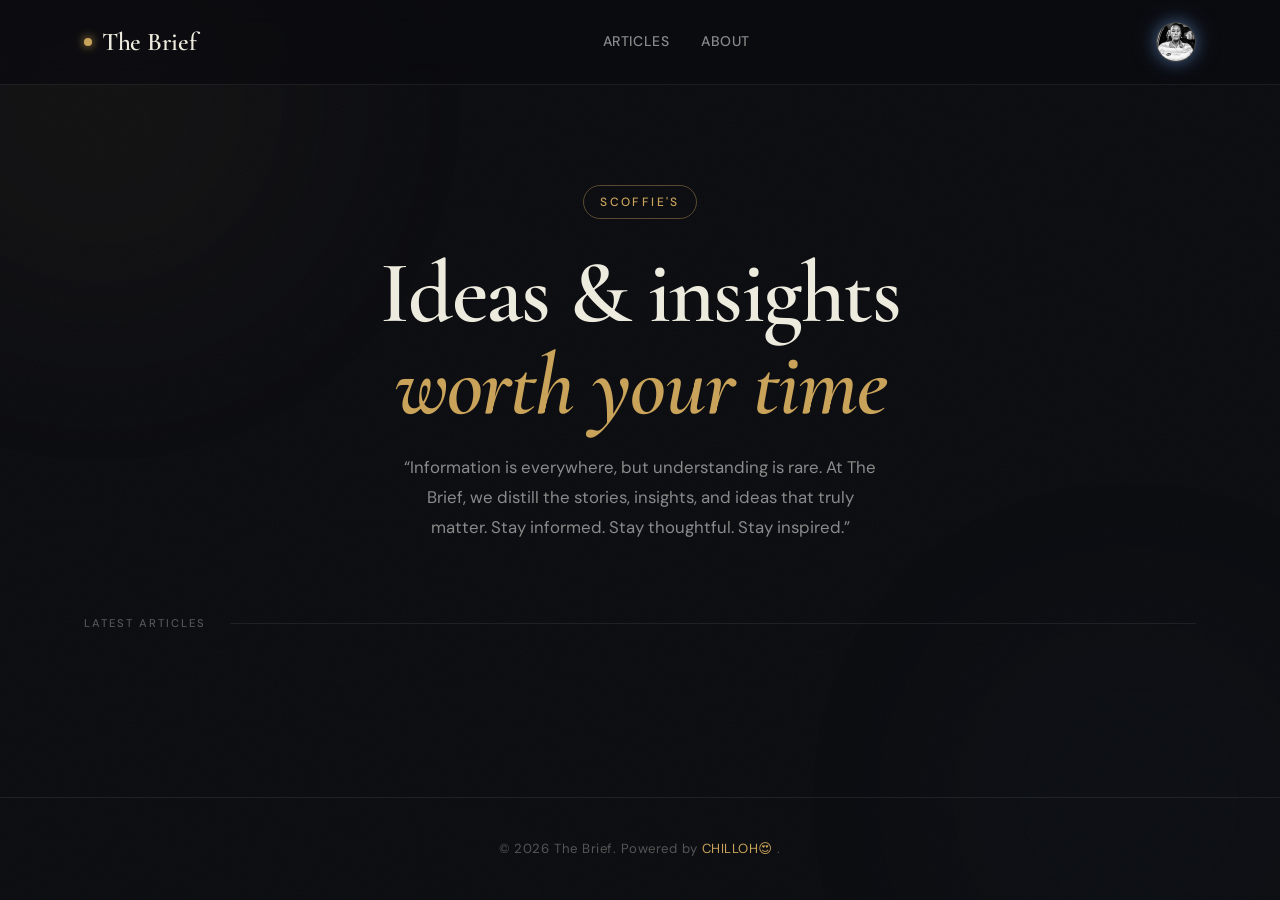
<file: index.html>
<!DOCTYPE html>
<html lang="en">
<head>
  <meta charset="UTF-8" />
  <meta name="viewport" content="width=device-width, initial-scale=1.0" />

  <!-- Primary SEO -->
  <title>The Brief — Ideas Worth Reading</title>
  <meta name="description" content="A modern blog publishing platform powered by n8n workflows and Supabase. Curated insights, delivered automatically." />

  <!-- OpenGraph -->
  <meta property="og:type" content="website" />
  <meta property="og:title" content="The Brief — Ideas Worth Reading" />
  <meta property="og:description" content="A modern blog publishing platform powered by n8n workflows and Supabase." />
  <meta property="og:image" content="/og-default.jpg" />
  <meta property="og:url" content="https://yourdomain.com/" />

  <!-- Twitter / X -->
  <meta name="twitter:card" content="summary_large_image" />
  <meta name="twitter:title" content="The Brief — Ideas Worth Reading" />
  <meta name="twitter:description" content="Curated insights, delivered automatically." />

  <!-- Canonical -->
  <link rel="canonical" href="https://yourdomain.com/" />

  <!-- Styles -->
  <link rel="stylesheet" href="styles.css" />

  <!-- Fonts -->
  <link rel="preconnect" href="https://fonts.googleapis.com" />
  <link rel="preconnect" href="https://fonts.gstatic.com" crossorigin />
</head>

<body>

  <!-- Ambient background blobs -->
  <div class="bg-blobs" aria-hidden="true">
    <div class="blob blob-1"></div>
    <div class="blob blob-2"></div>
  </div>

  <div class="page-wrapper">

    <!-- ── Header ──────────────────────────────────────────── -->
    <header class="site-header" role="banner">
      <div class="container header-inner">

        <!-- Left: Brand -->
        <a href="/" class="site-logo">
          <span class="logo-dot"></span>
          <span class="logo-text">The Brief</span>
        </a>
        <!-- Center: Navigation -->
        <nav class="site-nav" aria-label="Primary navigation">
          <a href="/">Articles</a>
          <a href="about.html">About</a>
        </nav>

        <!-- Right: Icon Logo Dot -->
        <img 
          src="icon.png" 
          alt="Brand Icon"
          class="header-icon-dot"
          width="32"
          height="32"
        />

      </div>
    </header>

    <!-- ── Main Content ────────────────────────────────────── -->
    <main id="main-content">

      <!-- Hero -->
      <section class="hero" aria-labelledby="hero-heading">
        <div class="container">
          <span class="hero-eyebrow">scoffie's</span>
          <h1 id="hero-heading" class="hero-title">
            Ideas &amp; insights<br><em>worth your time</em>
          </h1>
          <p class="hero-sub">
            “Information is everywhere, but understanding is rare.
            At The Brief, we distill the stories, insights, and ideas that truly matter.
            Stay informed. Stay thoughtful. Stay inspired.”
          </p>
        </div>
      </section>

      <!-- Posts Section -->
      <section class="posts-section" aria-labelledby="posts-heading">
        <div class="container">

          <p class="section-label" id="posts-heading">
            Latest Articles
            <span id="post-count" aria-live="polite"></span>
          </p>

          <!-- Loading -->
          <div
            id="skeleton-container"
            class="skeleton-grid"
            aria-busy="true"
            aria-label="Loading articles"
            role="status"
          ></div>

          <!-- Posts -->
          <div
            id="posts-grid"
            class="posts-grid"
            hidden
            aria-label="Published articles"
          ></div>

          <!-- Error -->
          <div id="error-state" class="error-state" hidden role="alert">
            <div class="error-icon">⚠️</div>
            <h3>Something went wrong</h3>
            <p>Could not load articles at this time.</p>
          </div>

          <!-- Empty -->
          <div id="empty-state" class="empty-state" hidden>
            <h3>Nothing here yet</h3>
            <p>New articles are published automatically — check back soon.</p>
          </div>

        </div>
      </section>

    </main>

    <!-- ── Footer ──────────────────────────────────────────── -->
    <footer class="site-footer" role="contentinfo">
      <div class="container">
        <p>
          © <span id="footer-year"></span> The Brief.
          Powered by 
          <a href="https://chilloh-w8ve.vercel.app/" target="_blank" rel="noopener">
            CHILLOH😍
          </a>.
        </p>
      </div>
    </footer>

  </div>

  <!-- Footer Year Script -->
  <script>
    document.getElementById('footer-year').textContent = new Date().getFullYear();
  </script>

  <!-- Main JS -->
  <script type="module" src="main.js"></script>

</body>
</html>
</file>
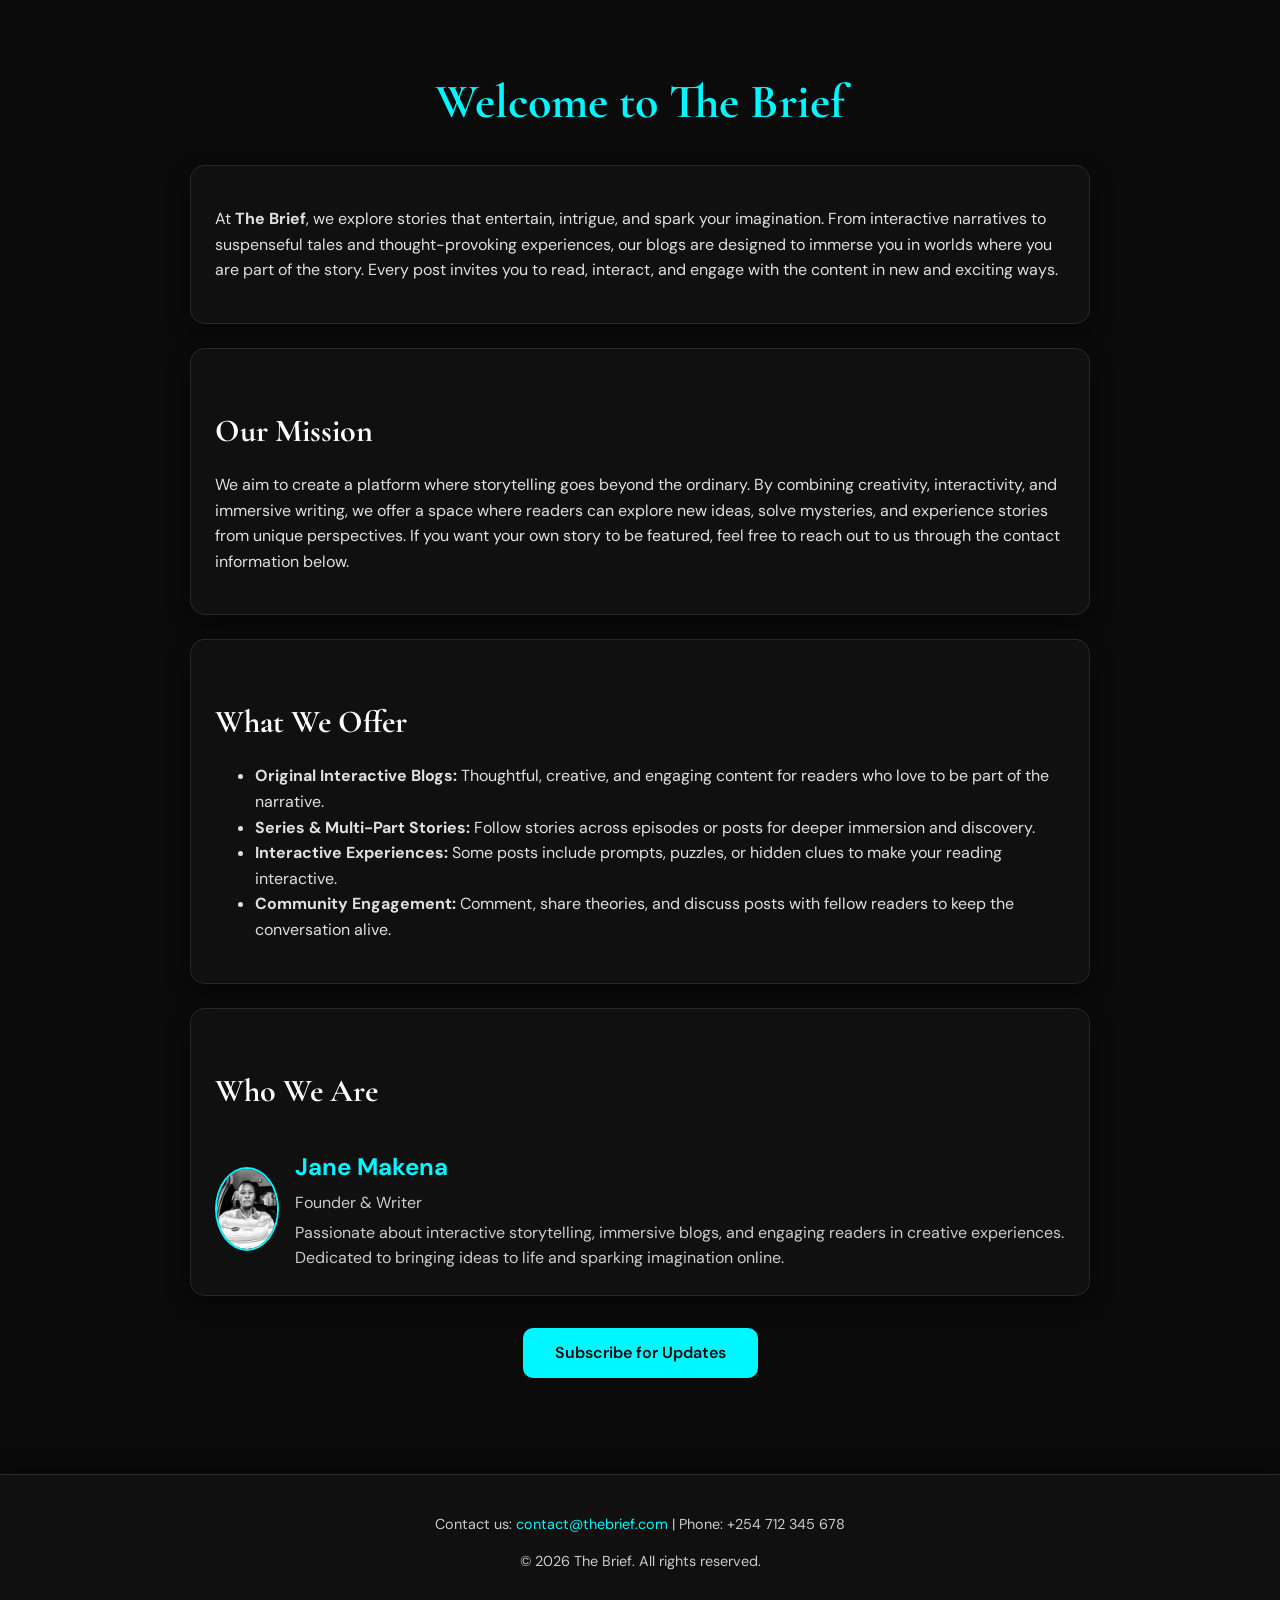
<file: about.html>
<!DOCTYPE html>
<html lang="en">
<head>
  <meta charset="UTF-8">
  <meta name="viewport" content="width=device-width, initial-scale=1.0">
  <title>About | The Brief</title>
  <link href="https://fonts.googleapis.com/css2?family=Cormorant+Garamond:wght@400;600&family=DM+Sans:wght@300;400;500&display=swap" rel="stylesheet">
  <style>
    /* Base Styles */
    body {
      margin: 0;
      font-family: 'DM Sans', sans-serif;
      background: #0b0b0b;
      color: #e0e0e0;
      line-height: 1.6;
    }

    a {
      color: #00f7ff;
      text-decoration: none;
    }

    a:hover {
      text-decoration: underline;
    }

    /* Container */
    .container {
      max-width: 900px;
      margin: 0 auto;
      padding: 2rem 1rem;
    }

    /* Headline */
    h1 {
      font-family: 'Cormorant Garamond', serif;
      font-size: 3rem;
      text-align: center;
      color: #00f7ff;
      margin-bottom: 1.5rem;
    }

    /* Section Titles */
    h2 {
      font-family: 'Cormorant Garamond', serif;
      font-size: 2rem;
      margin-top: 2rem;
      margin-bottom: 1rem;
      color: #ffffff;
    }

    /* Glassmorphic Panels */
    .panel {
      background: rgba(20, 20, 20, 0.6);
      backdrop-filter: blur(10px);
      border: 1px solid rgba(255,255,255,0.1);
      border-radius: 15px;
      padding: 1.5rem;
      margin-bottom: 1.5rem;
      box-shadow: 0 8px 20px rgba(0,0,0,0.5);
    }

    /* Author Section */
    .author {
      display: flex;
      align-items: center;
      gap: 1rem;
      margin-top: 2rem;
    }

    .author img {
      width: 80px;
      height: 80px;
      border-radius: 50%;
      object-fit: cover;
      border: 2px solid #00f7ff;
    }

    .author-info h3 {
      margin: 0;
      font-size: 1.5rem;
      color: #00f7ff;
    }

    .author-info p {
      margin: 0.25rem 0 0;
      font-size: 1rem;
      color: #ccc;
    }

    /* CTA Button */
    .cta {
      display: block;
      text-align: center;
      margin: 2rem 0;
    }

    .cta a {
      display: inline-block;
      background: #00f7ff;
      color: #0b0b0b;
      padding: 0.75rem 2rem;
      font-weight: 600;
      border-radius: 10px;
      transition: all 0.3s ease;
    }

    .cta a:hover {
      background: #00d1ff;
    }

    /* Footer */
    footer {
      background: rgba(20, 20, 20, 0.6);
      backdrop-filter: blur(10px);
      border-top: 1px solid rgba(255,255,255,0.1);
      padding: 1.5rem;
      margin-top: 2rem;
      text-align: center;
      color: #ccc;
      font-size: 0.9rem;
      box-shadow: 0 -4px 15px rgba(0,0,0,0.5);
    }

    footer a {
      color: #00f7ff;
    }

    /* Responsive */
    @media (max-width: 600px) {
      h1 { font-size: 2.2rem; }
      h2 { font-size: 1.5rem; }
      .author { flex-direction: column; align-items: flex-start; }
      .author img { margin-bottom: 0.5rem; }
    }
  </style>
</head>
<body>

  <div class="container">
    <h1>Welcome to The Brief</h1>

    <div class="panel">
      <p>At <strong>The Brief</strong>, we explore stories that entertain, intrigue, and spark your imagination. From interactive narratives to suspenseful tales and thought-provoking experiences, our blogs are designed to immerse you in worlds where you are part of the story. Every post invites you to read, interact, and engage with the content in new and exciting ways.</p>
    </div>

    <div class="panel">
      <h2>Our Mission</h2>
      <p>We aim to create a platform where storytelling goes beyond the ordinary. By combining creativity, interactivity, and immersive writing, we offer a space where readers can explore new ideas, solve mysteries, and experience stories from unique perspectives. If you want your own story to be featured, feel free to reach out to us through the contact information below.</p>
    </div>

    <div class="panel">
      <h2>What We Offer</h2>
      <ul>
        <li><strong>Original Interactive Blogs:</strong> Thoughtful, creative, and engaging content for readers who love to be part of the narrative.</li>
        <li><strong>Series & Multi-Part Stories:</strong> Follow stories across episodes or posts for deeper immersion and discovery.</li>
        <li><strong>Interactive Experiences:</strong> Some posts include prompts, puzzles, or hidden clues to make your reading interactive.</li>
        <li><strong>Community Engagement:</strong> Comment, share theories, and discuss posts with fellow readers to keep the conversation alive.</li>
      </ul>
    </div>

    <div class="panel">
      <h2>Who We Are</h2>
      <div class="author">
        <!-- Use your local image -->
        <img src="icon.png" alt="Author">
        <div class="author-info">
          <h3>Jane Makena</h3>
          <p>Founder & Writer</p>
          <p>Passionate about interactive storytelling, immersive blogs, and engaging readers in creative experiences. Dedicated to bringing ideas to life and sparking imagination online.</p>
        </div>
      </div>
    </div>

    <div class="cta">
      <a href="/subscribe">Subscribe for Updates</a>
    </div>
  </div>

  <footer>
    <p>Contact us: <a href="mailto:contact@thebrief.com">contact@thebrief.com</a> | Phone: +254 712 345 678</p>
    <p>&copy; 2026 The Brief. All rights reserved.</p>
  </footer>

</body>
</html>
</file>
<file: styles.css>
/* ============================================================
   styles.css — Blog Design System
   Dark mode · Glassmorphism · Editorial typography
   ============================================================ */

/* ── Google Fonts ─────────────────────────────────────────── */
@import url('https://fonts.googleapis.com/css2?family=Cormorant+Garamond:ital,wght@0,400;0,600;1,400&family=DM+Sans:wght@300;400;500&display=swap');

/* ── CSS Custom Properties ────────────────────────────────── */
:root {
  --bg-base:        #0a0b0f;
  --bg-surface:     #111318;
  --bg-glass:       rgba(255, 255, 255, 0.04);
  --bg-glass-hover: rgba(255, 255, 255, 0.07);
  --border-glass:   rgba(255, 255, 255, 0.08);
  --border-accent:  rgba(202, 163, 94, 0.4);

  --text-primary:   #edeade;
  --text-secondary: #8a8a8a;
  --text-muted:     #555;

  --accent:         #c9a35a;
  --accent-dim:     rgba(201, 163, 90, 0.15);
  --accent-glow:    rgba(201, 163, 90, 0.25);

  --font-display: 'Cormorant Garamond', Georgia, serif;
  --font-body:    'DM Sans', system-ui, sans-serif;

  --radius-sm:  6px;
  --radius-md:  12px;
  --radius-lg:  20px;

  --shadow-card: 0 4px 32px rgba(0,0,0,0.5), 0 1px 0 rgba(255,255,255,0.05) inset;
  --shadow-glow: 0 0 60px rgba(201,163,90,0.12);

  --transition: 0.3s cubic-bezier(0.4, 0, 0.2, 1);

  --max-width:  1160px;
  --gap:        28px;
}

/* ── Reset ────────────────────────────────────────────────── */
*, *::before, *::after { box-sizing: border-box; margin: 0; padding: 0; }

html { scroll-behavior: smooth; }

body {
  background-color: var(--bg-base);
  color: var(--text-primary);
  font-family: var(--font-body);
  font-size: 16px;
  line-height: 1.7;
  -webkit-font-smoothing: antialiased;
  min-height: 100vh;
  /* subtle grain overlay */
  background-image: url("data:image/svg+xml,%3Csvg xmlns='http://www.w3.org/2000/svg' width='300' height='300'%3E%3Cfilter id='n'%3E%3CfeTurbulence type='fractalNoise' baseFrequency='0.75' numOctaves='4' stitchTiles='stitch'/%3E%3C/filter%3E%3Crect width='300' height='300' filter='url(%23n)' opacity='0.03'/%3E%3C/svg%3E");
}

a { color: inherit; text-decoration: none; }

img { display: block; max-width: 100%; }

/* ── Layout helpers ───────────────────────────────────────── */
.container {
  width: 100%;
  max-width: var(--max-width);
  margin-inline: auto;
  padding-inline: 24px;
}

/* ── Background aurora blobs ─────────────────────────────── */
.bg-blobs {
  position: fixed;
  inset: 0;
  pointer-events: none;
  z-index: 0;
  overflow: hidden;
}

.blob {
  position: absolute;
  border-radius: 50%;
  filter: blur(120px);
  opacity: 0.08;
}

.blob-1 {
  width: 600px; height: 600px;
  background: radial-gradient(circle, #c9a35a, transparent 70%);
  top: -200px; left: -200px;
  animation: drift 20s ease-in-out infinite alternate;
}

.blob-2 {
  width: 500px; height: 500px;
  background: radial-gradient(circle, #3a6b8a, transparent 70%);
  bottom: -150px; right: -100px;
  animation: drift 25s ease-in-out infinite alternate-reverse;
}

@keyframes drift {
  from { transform: translate(0, 0) scale(1); }
  to   { transform: translate(60px, 40px) scale(1.1); }
}

/* ── Page wrapper (above blobs) ─────────────────────────── */
.page-wrapper {
  position: relative;
  z-index: 1;
  min-height: 100vh;
  display: flex;
  flex-direction: column;
}

/* ── Site Header ─────────────────────────────────────────── */
.site-header {
  padding: 20px 0;
  border-bottom: 1px solid var(--border-glass);
  backdrop-filter: blur(12px);
  position: sticky;
  top: 0;
  z-index: 100;
  background: rgba(10, 11, 15, 0.7);
}

.site-header .container {
  display: flex;
  align-items: center;
  justify-content: space-between;
  gap: 20px;
}

.site-logo {
  font-family: var(--font-display);
  font-size: 1.6rem;
  font-weight: 600;
  letter-spacing: -0.01em;
  color: var(--text-primary);
  display: flex;
  align-items: center;
  gap: 10px;
}

.logo-dot {
  width: 8px; height: 8px;
  border-radius: 50%;
  background: var(--accent);
  box-shadow: 0 0 10px var(--accent);
  flex-shrink: 0;
}

.site-nav {
  display: flex;
  gap: 32px;
  font-size: 0.875rem;
  font-weight: 500;
  letter-spacing: 0.04em;
  text-transform: uppercase;
  color: var(--text-secondary);
}

.site-nav a:hover { color: var(--text-primary); }

/* ── Hero section ────────────────────────────────────────── */
.hero {
  padding: 100px 0 72px;
  text-align: center;
}

.hero-eyebrow {
  display: inline-block;
  font-size: 0.75rem;
  font-weight: 500;
  letter-spacing: 0.2em;
  text-transform: uppercase;
  color: var(--accent);
  border: 1px solid var(--border-accent);
  padding: 6px 16px;
  border-radius: 100px;
  margin-bottom: 28px;
}

.hero-title {
  font-family: var(--font-display);
  font-size: clamp(3rem, 7vw, 5.5rem);
  font-weight: 600;
  line-height: 1.05;
  letter-spacing: -0.02em;
  color: var(--text-primary);
  margin-bottom: 20px;
}

.hero-title em {
  font-style: italic;
  color: var(--accent);
}

.hero-sub {
  font-size: 1.05rem;
  color: var(--text-secondary);
  max-width: 480px;
  margin-inline: auto;
  line-height: 1.8;
}

/* ── Post Grid ───────────────────────────────────────────── */
.posts-section {
  padding: 0 0 100px;
}

.section-label {
  font-size: 0.7rem;
  font-weight: 500;
  letter-spacing: 0.18em;
  text-transform: uppercase;
  color: var(--text-muted);
  margin-bottom: 36px;
  display: flex;
  align-items: center;
  gap: 12px;
}

.section-label::after {
  content: '';
  flex: 1;
  height: 1px;
  background: var(--border-glass);
}

.posts-grid {
  display: grid;
  grid-template-columns: repeat(auto-fill, minmax(340px, 1fr));
  gap: var(--gap);
}

/* ── Blog Card ───────────────────────────────────────────── */
.card {
  background: var(--bg-glass);
  border: 1px solid var(--border-glass);
  border-radius: var(--radius-lg);
  overflow: hidden;
  box-shadow: var(--shadow-card);
  backdrop-filter: blur(10px);
  transition: transform var(--transition), box-shadow var(--transition), border-color var(--transition);
  display: flex;
  flex-direction: column;
}

.card:hover {
  transform: translateY(-6px);
  box-shadow: var(--shadow-card), var(--shadow-glow);
  border-color: var(--border-accent);
  background: var(--bg-glass-hover);
}

.card-image-wrap {
  position: relative;
  overflow: hidden;
  aspect-ratio: 16 / 9;
}

.card-image-wrap img {
  width: 100%;
  height: 100%;
  object-fit: cover;
  transition: transform 0.6s cubic-bezier(0.4, 0, 0.2, 1);
}

.card:hover .card-image-wrap img {
  transform: scale(1.05);
}

.card-image-overlay {
  position: absolute;
  inset: 0;
  background: linear-gradient(to top, rgba(10,11,15,0.6) 0%, transparent 50%);
}

.card-body {
  padding: 24px 28px 28px;
  display: flex;
  flex-direction: column;
  flex: 1;
  gap: 14px;
}

.card-date {
  font-size: 0.75rem;
  font-weight: 500;
  letter-spacing: 0.12em;
  text-transform: uppercase;
  color: var(--accent);
}

.card-title {
  font-family: var(--font-display);
  font-size: 1.45rem;
  font-weight: 600;
  line-height: 1.25;
  letter-spacing: -0.01em;
  color: var(--text-primary);
  flex: 1;
}

.card-excerpt {
  font-size: 0.9rem;
  color: var(--text-secondary);
  line-height: 1.75;
  display: -webkit-box;
  -webkit-line-clamp: 3;
  -webkit-box-orient: vertical;
  overflow: hidden;
}

.card-footer {
  padding: 0 28px 24px;
}

.btn-read {
  display: inline-flex;
  align-items: center;
  gap: 8px;
  font-size: 0.8rem;
  font-weight: 500;
  letter-spacing: 0.1em;
  text-transform: uppercase;
  color: var(--accent);
  border: 1px solid var(--border-accent);
  padding: 10px 22px;
  border-radius: 100px;
  transition: background var(--transition), color var(--transition), box-shadow var(--transition);
}

.btn-read:hover {
  background: var(--accent-dim);
  box-shadow: 0 0 20px var(--accent-glow);
}

.btn-read svg {
  transition: transform var(--transition);
}

.btn-read:hover svg {
  transform: translateX(4px);
}

/* ── Skeleton Loader ─────────────────────────────────────── */
.skeleton-grid {
  display: grid;
  grid-template-columns: repeat(auto-fill, minmax(340px, 1fr));
  gap: var(--gap);
}

.skeleton-card {
  background: var(--bg-glass);
  border: 1px solid var(--border-glass);
  border-radius: var(--radius-lg);
  overflow: hidden;
}

.skel {
  background: linear-gradient(
    90deg,
    rgba(255,255,255,0.04) 25%,
    rgba(255,255,255,0.08) 50%,
    rgba(255,255,255,0.04) 75%
  );
  background-size: 200% 100%;
  animation: shimmer 1.5s infinite;
  border-radius: var(--radius-sm);
}

@keyframes shimmer {
  0%   { background-position: 200% 0; }
  100% { background-position: -200% 0; }
}

.skel-img  { aspect-ratio: 16/9; border-radius: 0; }
.skel-date { height: 12px; width: 100px; margin-bottom: 10px; }
.skel-title-1 { height: 22px; width: 90%; margin-bottom: 8px; }
.skel-title-2 { height: 22px; width: 65%; margin-bottom: 16px; }
.skel-line  { height: 14px; margin-bottom: 8px; }
.skel-line:last-child { width: 70%; }
.skel-body  { padding: 24px 28px; }

/* ── Error State ─────────────────────────────────────────── */
.error-state {
  text-align: center;
  padding: 80px 20px;
  color: var(--text-secondary);
}

.error-state .error-icon {
  font-size: 3rem;
  margin-bottom: 16px;
}

.error-state h3 {
  font-family: var(--font-display);
  font-size: 1.5rem;
  color: var(--text-primary);
  margin-bottom: 8px;
}

.empty-state {
  text-align: center;
  padding: 80px 20px;
}

.empty-state h3 {
  font-family: var(--font-display);
  font-size: 2rem;
  margin-bottom: 12px;
}

.empty-state p { color: var(--text-secondary); }

/* ── Single Post Page ────────────────────────────────────── */
.post-hero {
  padding: 60px 0 0;
}

.post-hero .container {
  max-width: 780px;
}

.post-back {
  display: inline-flex;
  align-items: center;
  gap: 8px;
  font-size: 0.8rem;
  font-weight: 500;
  letter-spacing: 0.1em;
  text-transform: uppercase;
  color: var(--text-muted);
  margin-bottom: 40px;
  transition: color var(--transition);
}

.post-back:hover { color: var(--accent); }

.post-meta-row {
  display: flex;
  align-items: center;
  gap: 16px;
  margin-bottom: 24px;
  font-size: 0.8rem;
  font-weight: 500;
  letter-spacing: 0.1em;
  text-transform: uppercase;
  color: var(--accent);
}

.post-meta-divider {
  width: 4px; height: 4px;
  border-radius: 50%;
  background: var(--text-muted);
}

.post-title-main {
  font-family: var(--font-display);
  font-size: clamp(2.2rem, 5vw, 3.8rem);
  font-weight: 600;
  line-height: 1.12;
  letter-spacing: -0.025em;
  margin-bottom: 40px;
}

.post-featured-img {
  width: 100%;
  aspect-ratio: 16 / 8;
  object-fit: cover;
  border-radius: var(--radius-lg);
  border: 1px solid var(--border-glass);
  margin-bottom: 60px;
  box-shadow: var(--shadow-card);
}

/* ── Article Typography ──────────────────────────────────── */
.article-body {
  font-size: 1.05rem;
  line-height: 1.9;
  color: var(--text-primary);
  max-width: 720px;
  margin-bottom: 80px;
}

.article-body h1,
.article-body h2,
.article-body h3,
.article-body h4 {
  font-family: var(--font-display);
  font-weight: 600;
  margin-top: 2.4em;
  margin-bottom: 0.7em;
  line-height: 1.2;
  letter-spacing: -0.01em;
}

.article-body h2 { font-size: 1.9rem; }
.article-body h3 { font-size: 1.4rem; }

.article-body p { margin-bottom: 1.5em; }

.article-body a {
  color: var(--accent);
  text-decoration: underline;
  text-underline-offset: 3px;
}

.article-body img {
  width: 100%;
  border-radius: var(--radius-md);
  margin: 2em 0;
  border: 1px solid var(--border-glass);
}

.article-body blockquote {
  border-left: 3px solid var(--accent);
  padding: 4px 0 4px 24px;
  margin: 2em 0;
  color: var(--text-secondary);
  font-style: italic;
  font-family: var(--font-display);
  font-size: 1.2rem;
}

.article-body pre {
  background: var(--bg-surface);
  border: 1px solid var(--border-glass);
  border-radius: var(--radius-md);
  padding: 20px 24px;
  overflow-x: auto;
  margin: 2em 0;
  font-size: 0.9rem;
}

.article-body code {
  background: var(--bg-surface);
  border: 1px solid var(--border-glass);
  padding: 2px 7px;
  border-radius: 4px;
  font-size: 0.88em;
}

.article-body pre code {
  background: none;
  border: none;
  padding: 0;
}

.article-body ul, .article-body ol {
  padding-left: 1.5em;
  margin-bottom: 1.5em;
}

.article-body li { margin-bottom: 0.5em; }

.article-body hr {
  border: none;
  border-top: 1px solid var(--border-glass);
  margin: 3em 0;
}

/* ── Site Footer ─────────────────────────────────────────── */
.site-footer {
  margin-top: auto;
  padding: 40px 0;
  border-top: 1px solid var(--border-glass);
  text-align: center;
  font-size: 0.825rem;
  color: var(--text-muted);
  letter-spacing: 0.04em;
}

.site-footer a { color: var(--accent); }

/* ── Post loading skeleton ───────────────────────────────── */
.post-skeleton .container {
  max-width: 780px;
}

.skel-back    { height: 16px; width: 80px; margin-bottom: 40px; }
.skel-meta    { height: 12px; width: 200px; margin-bottom: 20px; }
.skel-htitle-1 { height: 44px; width: 100%; margin-bottom: 14px; }
.skel-htitle-2 { height: 44px; width: 75%; margin-bottom: 40px; }
.skel-hero-img { width: 100%; aspect-ratio: 16/8; border-radius: var(--radius-lg); margin-bottom: 48px; }
.skel-para     { height: 16px; margin-bottom: 10px; }

/* ── Responsive ──────────────────────────────────────────── */
@media (max-width: 768px) {
  .site-nav { display: none; }
  .hero { padding: 64px 0 48px; }
  .posts-grid, .skeleton-grid { grid-template-columns: 1fr; }
  .post-hero { padding: 40px 0 0; }
}

@media (max-width: 480px) {
  :root { --gap: 18px; }
  .hero-title { font-size: 2.4rem; }
  .card-body { padding: 20px; }
  .card-footer { padding: 0 20px 20px; }
}
/* Right Glass Logo Orb */
.header-icon-dot {
  width: 40px;
  height: 40px;
  border-radius: 50%;
  object-fit: cover;
  position: relative;
  cursor: pointer;

  /* Glass effect */
  backdrop-filter: blur(10px);
  -webkit-backdrop-filter: blur(10px);

  background: rgba(255, 255, 255, 0.08);
  border: 1px solid rgba(255, 255, 255, 0.18);

  box-shadow:
    0 0 15px rgba(120, 180, 255, 0.4),
    0 0 30px rgba(120, 180, 255, 0.2),
    inset 0 2px 6px rgba(255, 255, 255, 0.25);

  animation: glowPulse 3s ease-in-out infinite;
  transition: transform 0.3s ease;
}

/* Hover lift */
.header-icon-dot:hover {
  transform: scale(1.1);
}

/* Continuous glow animation */
@keyframes glowPulse {
  0% {
    box-shadow:
      0 0 10px rgb(30, 247, 1),
      0 0 20px rgb(25, 1, 248),
      inset 0 2px 6px rgb(245, 0, 0);
  }
  50% {
    box-shadow:
      0 0 25px rgb(56, 2, 255),
      0 0 45px rgb(241, 1, 1),
      inset 0 2px 8px rgb(0, 255, 21);
  }
  100% {
    box-shadow:
      0 0 10px rgb(250, 1, 1),
      0 0 20px rgb(42, 250, 0),
      inset 0 2px 6px rgb(4, 0, 245);
  }
}
.header-icon-dot::after {
  content: "";
  position: absolute;
  top: 4px;
  left: 8px;
  width: 60%;
  height: 35%;
  border-radius: 50%;
  background: linear-gradient(
    to bottom right,
    rgb(55, 3, 245),
    rgb(0, 37, 248)
  );
  pointer-events: none;
  filter: blur(1px);
}
</file>
